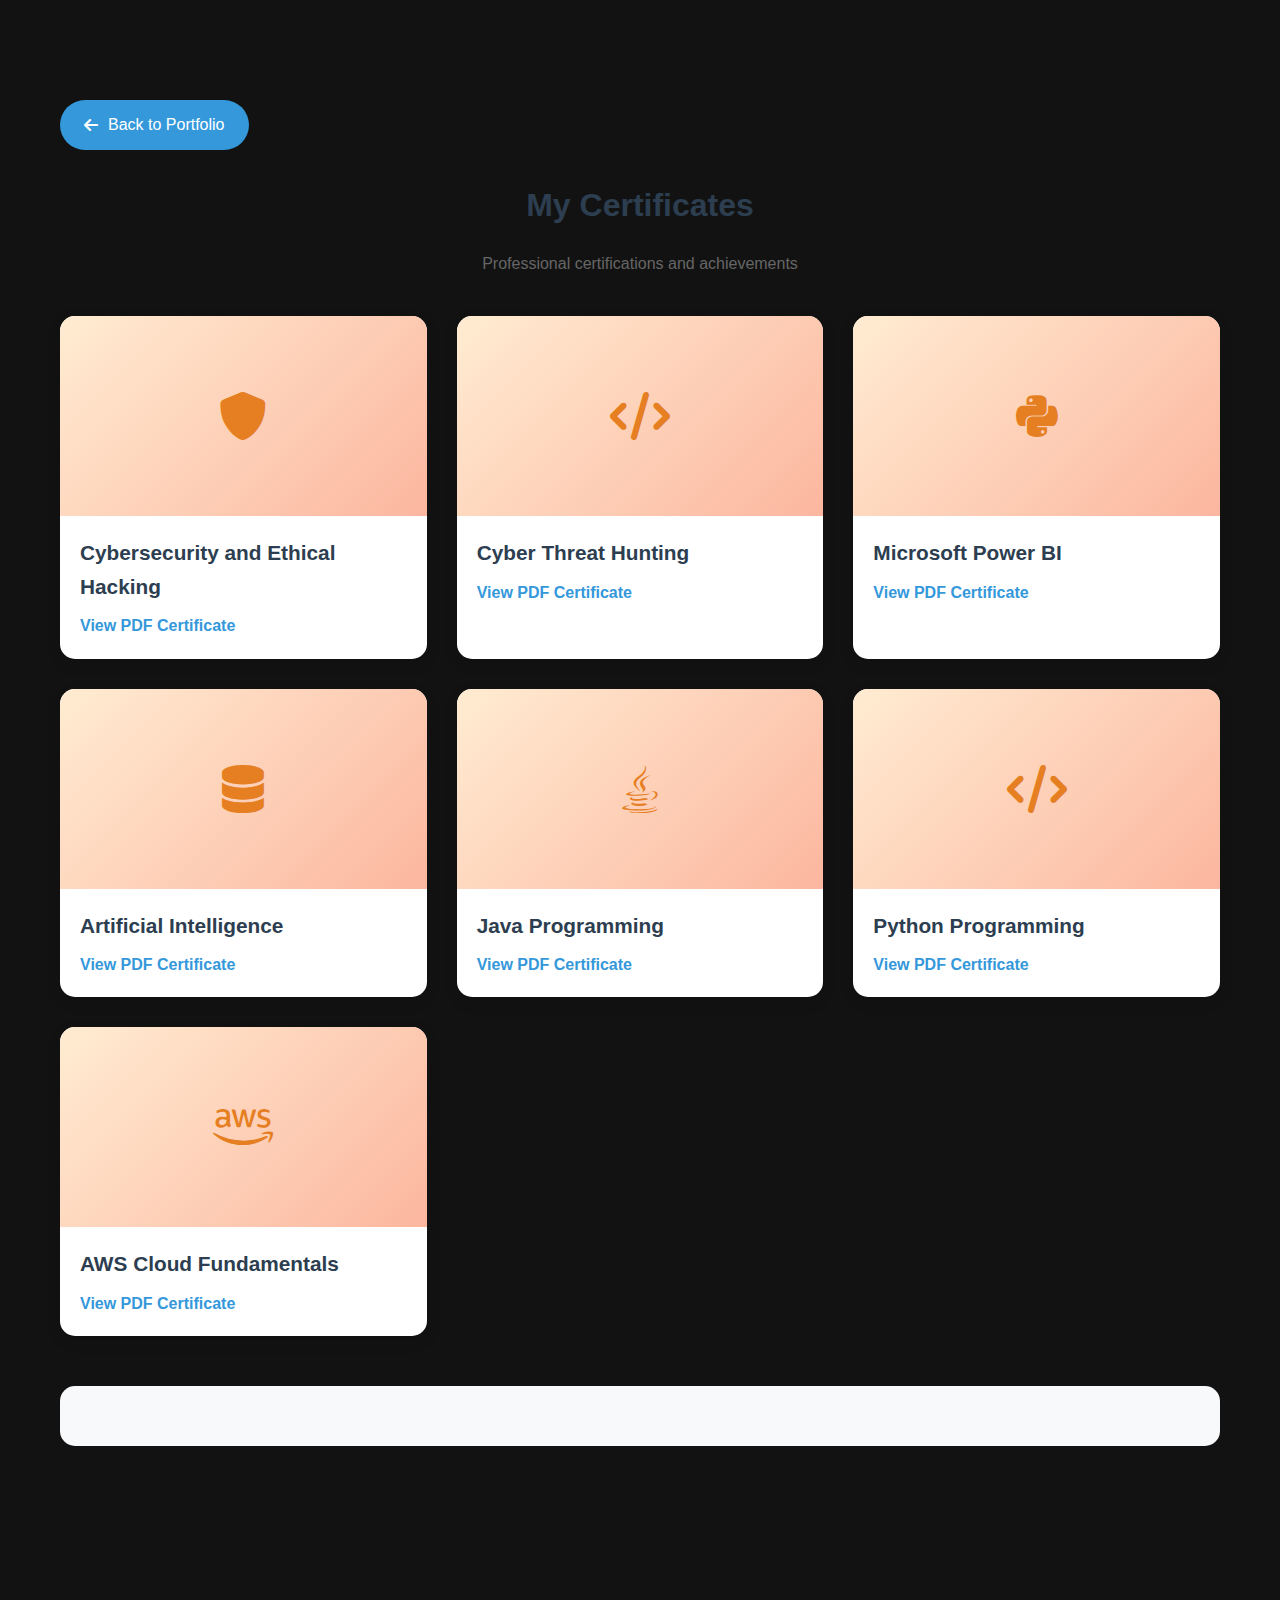
<file: Certificates/index.html>
<!DOCTYPE html>
<html lang="en">
<head>
  <meta charset="UTF-8" />
  <meta name="viewport" content="width=device-width, initial-scale=1.0"/>
  <title>Certificates - Akanksha Gophane</title>
  <link href="../style.css" rel="stylesheet" type="text/css" />
  <link href="https://cdnjs.cloudflare.com/ajax/libs/font-awesome/6.0.0/css/all.min.css" rel="stylesheet" />
  <style>
    .certificates-container {
      max-width: 1200px;
      margin: 0 auto;
      padding: 100px 20px 50px;
    }
    .cert-grid {
      display: grid;
      grid-template-columns: repeat(auto-fit, minmax(300px, 1fr));
      gap: 30px;
      margin-top: 40px;
    }
    .cert-card {
      background: white;
      border-radius: 15px;
      box-shadow: 0 5px 15px rgba(0,0,0,0.1);
      overflow: hidden;
      transition: transform 0.3s ease;
    }
    .cert-card:hover {
      transform: translateY(-5px);
    }
    .cert-image {
      width: 100%;
      height: 200px;
      background: linear-gradient(135deg, #ffecd2 0%, #fcb69f 100%);
      display: flex;
      align-items: center;
      justify-content: center;
      color: #e67e22;
      font-size: 3rem;
    }
    .cert-content {
      padding: 20px;
    }
    .cert-title {
      font-size: 1.3rem;
      color: #2c3e50;
      margin-bottom: 10px;
    }
    .pdf-link {
      margin-top: 10px;
      display: block;
      color: #3498db;
      text-decoration: none;
      font-weight: bold;
    }
    .pdf-link:hover {
      text-decoration: underline;
    }
    .back-btn {
      display: inline-flex;
      align-items: center;
      gap: 10px;
      background: #3498db;
      color: white;
      padding: 12px 24px;
      border-radius: 50px;
      text-decoration: none;
      margin-bottom: 30px;
      transition: background 0.3s ease;
    }
    .back-btn:hover {
      background: #2980b9;
    }
  </style>
</head>
<body>
  <div class="certificates-container">
    <a href="../index.html" class="back-btn">
      <i class="fas fa-arrow-left"></i>
      Back to Portfolio
    </a>

    <h1 style="text-align: center; color: #2c3e50; margin-bottom: 20px;">My Certificates</h1>
    <p style="text-align: center; color: #666; margin-bottom: 40px;">Professional certifications and achievements</p>

    <div class="cert-grid">

      <!-- Certificate 1 -->
      <div class="cert-card">
        <div class="cert-image"><i class="fas fa-shield-alt"></i></div>
        <div class="cert-content">
          <h3 class="cert-title">Cybersecurity and Ethical Hacking</h3>
          <a class="pdf-link" href="https://drive.google.com/file/d/YOUR_FILE_ID_HERE/preview" target="_blank">View PDF Certificate</a>
        </div>
      </div>

      <!-- Certificate 2 -->
      <div class="cert-card">
        <div class="cert-image"><i class="fas fa-code"></i></div>
        <div class="cert-content">
          <h3 class="cert-title">Cyber Threat Hunting</h3>
          <a class="pdf-link" href="https://drive.google.com/file/d/YOUR_FILE_ID_HERE/preview" target="_blank">View PDF Certificate</a>
        </div>
      </div>

      <!-- Certificate 3 -->
      <div class="cert-card">
        <div class="cert-image"><i class="fab fa-python"></i></div>
        <div class="cert-content">
          <h3 class="cert-title">Microsoft Power BI</h3>
          <a class="pdf-link" href="https://drive.google.com/file/d/YOUR_FILE_ID_HERE/preview" target="_blank">View PDF Certificate</a>
        </div>
      </div>

      <!-- Certificate 4 -->
      <div class="cert-card">
        <div class="cert-image"><i class="fas fa-database"></i></div>
        <div class="cert-content">
          <h3 class="cert-title">Artificial Intelligence</h3>
          <a class="pdf-link" href="https://drive.google.com/file/d/YOUR_FILE_ID_HERE/preview" target="_blank">View PDF Certificate</a>
        </div>
      </div>

      <!-- Certificate 5 -->
      <div class="cert-card">
        <div class="cert-image"><i class="fab fa-java"></i></div>
        <div class="cert-content">
          <h3 class="cert-title">Java Programming</h3>
          <a class="pdf-link" href="https://drive.google.com/file/d/YOUR_FILE_ID_HERE/preview" target="_blank">View PDF Certificate</a>
        </div>
      </div>

      <!-- Certificate 6 -->
      <div class="cert-card">
        <div class="cert-image"><i class="fas fa-code"></i></div>
        <div class="cert-content">
          <h3 class="cert-title">Python Programming</h3>
          <a class="pdf-link" href="https://drive.google.com/file/d/YOUR_FILE_ID_HERE/preview" target="_blank">View PDF Certificate</a>
        </div>
      </div>

      <!-- Certificate 7 -->
      <div class="cert-card">
        <div class="cert-image"><i class="fab fa-aws"></i></div>
        <div class="cert-content">
          <h3 class="cert-title">AWS Cloud Fundamentals</h3>
          <a class="pdf-link" href="https://drive.google.com/file/d/YOUR_FILE_ID_HERE/preview" target="_blank">View PDF Certificate</a>
        </div>
      </div>

    </div>

    <div style="text-align: center; margin-top: 50px; padding: 30px; background: #f8f9fa; border-radius: 15px;">
      <!-- Optional footer or message -->
    </div>
  </div>
</body>
</html>
</file>
<file: style.css>
* {
    margin: 0;
    padding: 0;
    box-sizing: border-box;
}

html {
    height: 230%;
    width: 100%;
    scroll-behavior: smooth;
}

body {
    font-family: 'Arial', sans-serif;
    line-height: 1.6;
    color: #f4f1f1;
    background-color: #121212;
}

.container {
    max-width: 1200px;
    margin: 0 auto;
    padding: 0 20px;
}

/* Header */
header {
    background: #000000; /* black background */
    box-shadow: 0 2px 10px rgba(11, 10, 10, 0.1);
    position: fixed;
    width: 100%;
    top: 0;
    z-index: 1000;
    color: #ffffff; /* white text */
    text-align: center; /* center-align text inside header if needed */
}

/* Prevent header from changing color on scroll */
header,
header.scrolled {
    background-color: #000 !important; /* Always black */
    color: #fff !important;            /* Always white */
}


.nav-container {
    max-width: 1200px;
    margin: 0 auto;
    padding: 0 20px;
    display: flex;
    justify-content: space-between;
    align-items: center;
    height: 70px;
}

.logo {
    color: #ffffff; /* Fixed: changed from dark to white */
    font-size: 1.5rem;
    font-weight: bold;
}

.nav-menu {
    display: flex;
    list-style: none;
    gap: 30px;
}

.nav-menu a {
    text-decoration: none;
    color: #ffffff; /* Ensures white text */
    font-weight: 500;
    transition: color 0.3s;
}

.nav-menu a:hover {
    color: #ddd;
}

/* Hero Section */
.hero {
  background: #000;
  padding: 100px 20px;
  color: white;
  text-align: center;
}

.hero-content {
  display: flex;
  flex-direction: column; /* Stack image, then text */
  align-items: center;
  justify-content: center;
  max-width: 800px;
  margin: 0 auto;
}

.profile-image {
  margin-bottom: 20px;
}

.profile-image img {
  width: 300px;
  height: auto;
  border-radius: 50%;
  object-fit: cover;
  border: 4px solid rgba(255, 255, 255, 0.2);
}

.hero-text h1 {
  font-size: 2.8rem;
  margin-bottom: 15px;
}

.hero-text h2 {
  font-size: 1.4rem;
  margin-bottom: 10px;
}

.highlight {
  color: #ff007f;
  font-weight: bold;
}

/* Responsive design */
@media (max-width: 768px) {
  .hero-content {
    flex-direction: column;
    text-align: center;
  }

  .profile-image {
    text-align: center;
    margin-top: 20px;
  }

  .hero-text {
    padding-right: 0;
  }
}



/* Buttons */
.hero-buttons {
    display: flex;
    gap: 20px;
    justify-content: center;
    flex-wrap: wrap;
}

.btn {
    padding: 12px 30px;
    text-decoration: none;
    border-radius: 50px;
    font-weight: 600;
    transition: all 0.3s;
    display: inline-flex;
    align-items: center;
    gap: 8px;
}

.btn.primary {
    background: #fff;
    color: #667eea;
}

.btn.primary:hover {
    background: #f8f9fa;
    transform: translateY(-2px);
}

.btn.secondary {
    background: transparent;
    color: #fff; /* Fixed from dark to white */
    border: 2px solid #fff; /* Fixed for contrast */
}

.btn.secondary:hover {
    background: #fff;
    color: #000;
}

/* Down Arrow Section (if applicable) */
.down-arrow {
    text-align: center;
    background: #000;
    padding: 20px 0;
}

.down-arrow img,
.down-arrow i {
    color: #fff;
    font-size: 2rem;
    animation: bounce 2s infinite;
}

/* Optional: Bounce Animation */
@keyframes bounce {
    0%, 100% { transform: translateY(0); }
    50% { transform: translateY(10px); }
}

/* Section Styling */
section {
    padding: 80px 0;
    background: #000;
}

section h2 {
    text-align: center;
    font-size: 2.5rem;
    margin-bottom: 50px;
    color: #fff;
}

/* About Section */
.about {
    background: #000; /* Changed to black */
}

.about p {
    font-size: 1.1rem;
    line-height: 1.8;
    max-width: 800px;
    margin: 0 auto;
    text-align: center;
    color: #eee; /* Changed to lighter color for better contrast on black background */
}

/* Skills Section */
.skills {
    background: #000; /* Changed to black */
}

.skills-grid {
    display: grid;
    grid-template-columns: repeat(auto-fit, minmax(150px, 1fr));
    gap: 30px;
    max-width: 800px;
    margin: 0 auto;
}

.skill-item {
    background: #1a1a1a; /* Darker background for skill items */
    padding: 30px;
    border-radius: 10px;
    text-align: center;
    box-shadow: 0 5px 15px rgba(0,0,0,0.3);
    transition: transform 0.3s;
}

.skill-item:hover {
    transform: translateY(-5px);
}

.skill-item i {
    font-size: 3rem;
    color: #3498db;
    margin-bottom: 15px;
}

.skill-item span {
    font-size: 1.1rem;
    font-weight: 600;
    color: #fff; /* Changed to white for better contrast on black background */
}

/* Projects Section */
.projects {
    background: #000; /* Changed to black */
}

.projects-content {
    text-align: center;
}

.projects-content p {
    font-size: 1.2rem;
    margin-bottom: 30px;
    color: #eee; /* Changed to lighter color for better contrast on black background */
}

.github-link {
    display: inline-flex;
    align-items: center;
    gap: 10px;
    background: #24292e;
    color: #fff;
    padding: 15px 30px;
    border-radius: 50px;
    text-decoration: none;
    font-weight: 600;
    margin-bottom: 50px;
    transition: all 0.3s;
}

.github-link:hover {
    background: #1a1e22;
    transform: translateY(-2px);
}

.project-highlights {
    display: grid;
    grid-template-columns: repeat(auto-fit, minmax(300px, 1fr));
    gap: 30px;
    margin-top: 40px;
}

.project-card {
    background: linear-gradient(135deg, #9e1f5c 0%, #af0ea9 100%);
    color: #1a1919;
    padding: 30px;
    border-radius: 15px;
    text-align: center;
}

.project-card h3 {
    font-size: 1.3rem;
    margin-bottom: 15px;
}

/* Education Section */
.education {
    background: #000; /* Changed to black */
}

.education-item {
    background: #1a1a1a; /* Darker background for education items */
    padding: 40px;
    border-radius: 15px;
    text-align: center;
    max-width: 600px;
    margin: 0 auto;
    box-shadow: 0 5px 15px rgba(0,0,0,0.3);
}

.education-item h3 {
    font-size: 1.8rem;
    color: #131111; /* Changed to white for better contrast on black background */
    margin-bottom: 10px;
}

.education-item h4 {
    font-size: 1.2rem;
    color: #0c0d0d;
    margin-bottom: 15px;
}

.education-item p {
    font-size: 1.1rem;
    color: #100f0f; /* Changed to lighter color for better contrast on black background */
    margin-bottom: 5px;
}

.status {
    color: #27ae60;
    font-weight: 600;
}

/* Certificates Section */
.certificates {
    background: #000; /* Changed to black */
}

.certificates-grid {
    display: grid;
    grid-template-columns: repeat(auto-fit, minmax(300px, 1fr));
    gap: 30px;
}

.certificate-item {
    background: linear-gradient(135deg, #ffecd2 0%, #fcb69f 100%);
    padding: 40px;
    border-radius: 15px;
    text-align: center;
}

.certificate-item i {
    font-size: 3rem;
    color: #e67e22;
    margin-bottom: 20px;
}

.certificate-item h3 {
    font-size: 1.5rem;
    margin-bottom: 15px;
    color: #2c3e50;
}

/* Modal */
.modal {
    display: none;
    position: fixed;
    z-index: 2000;
    left: 0;
    top: 0;
    width: 100%;
    height: 100%;
    background-color: rgba(0,0,0,0.5);
}

.modal-content {
    background-color: #fff;
    margin: 10% auto;
    padding: 30px;
    border-radius: 15px;
    width: 80%;
    max-width: 600px;
    position: relative;
}

.close {
    color: #aaa;
    float: right;
    font-size: 28px;
    font-weight: bold;
    cursor: pointer;
    position: absolute;
    top: 15px;
    right: 25px;
}

.close:hover {
    color: #000;
}

/* Contact Section */
.contact {
    background: #2c3e50;
    color: #fff;
}

.contact h2 {
    color: #fff;
}

.contact-info {
    display: grid;
    grid-template-columns: repeat(auto-fit, minmax(300px, 1fr));
    gap: 30px;
    margin-bottom: 50px;
}

.contact-item {
    display: flex;
    align-items: center;
    gap: 20px;
    background: rgba(255,255,255,0.1);
    padding: 25px;
    border-radius: 10px;
}

.contact-item i {
    font-size: 2rem;
    color: #3498db;
}

.contact-item h3 {
    font-size: 1.2rem;
    margin-bottom: 5px;
}

.contact-item a {
    color: #ecf0f1;
    text-decoration: none;
}

.contact-item a:hover {
    color: #3498db;
}

.contact-form {
    max-width: 600px;
    margin: 0 auto;
}

.contact-form h3 {
    text-align: center;
    margin-bottom: 30px;
    font-size: 1.8rem;
}

.contact-form form {
    display: flex;
    flex-direction: column;
    gap: 20px;
}

.contact-form input,
.contact-form textarea {
    padding: 15px;
    border: none;
    border-radius: 10px;
    font-size: 1rem;
    background: rgba(255,255,255,0.9);
}

.contact-form button {
    background: #3498db;
    color: #fff;
    border: none;
    padding: 15px;
    border-radius: 50px;
    font-size: 1.1rem;
    font-weight: 600;
    cursor: pointer;
    transition: background 0.3s;
}

.contact-form button:hover {
    background: #2980b9;
}

/* Footer */
footer {
    background: #1a252f;
    color: #fff;
    text-align: center;
    padding: 30px 0;
}

/* Responsive Design */
@media (max-width: 768px) {
    .nav-menu {
        display: none;
    }

    .hero-content h1 {
        font-size: 2rem;
    }

    .hero-content h2 {
        font-size: 1.2rem;
    }

    .hero-buttons {
        flex-direction: column;
        align-items: center;
    }

    section {
        padding: 60px 0;
    }

    section h2 {
        font-size: 2rem;
    }

    .skills-grid {
        grid-template-columns: repeat(auto-fit, minmax(120px, 1fr));
        gap: 20px;
    }

    .project-highlights {
        grid-template-columns: 1fr;
    }

    .contact-info {
        grid-template-columns: 1fr;
    }
}

// Add scroll effect to navigation
window.addEventListener('scroll', function() {
    const header = document.querySelector('header');
    if (window.scrollY > 100) {
        header.style.background = 'rgba(0, 0, 0, 0.95)';
        header.style.backdropFilter = 'blur(10px)';
    } else {
        header.style.background = '#000';
        header.style.backdropFilter = 'none';
    }
});
</file>
